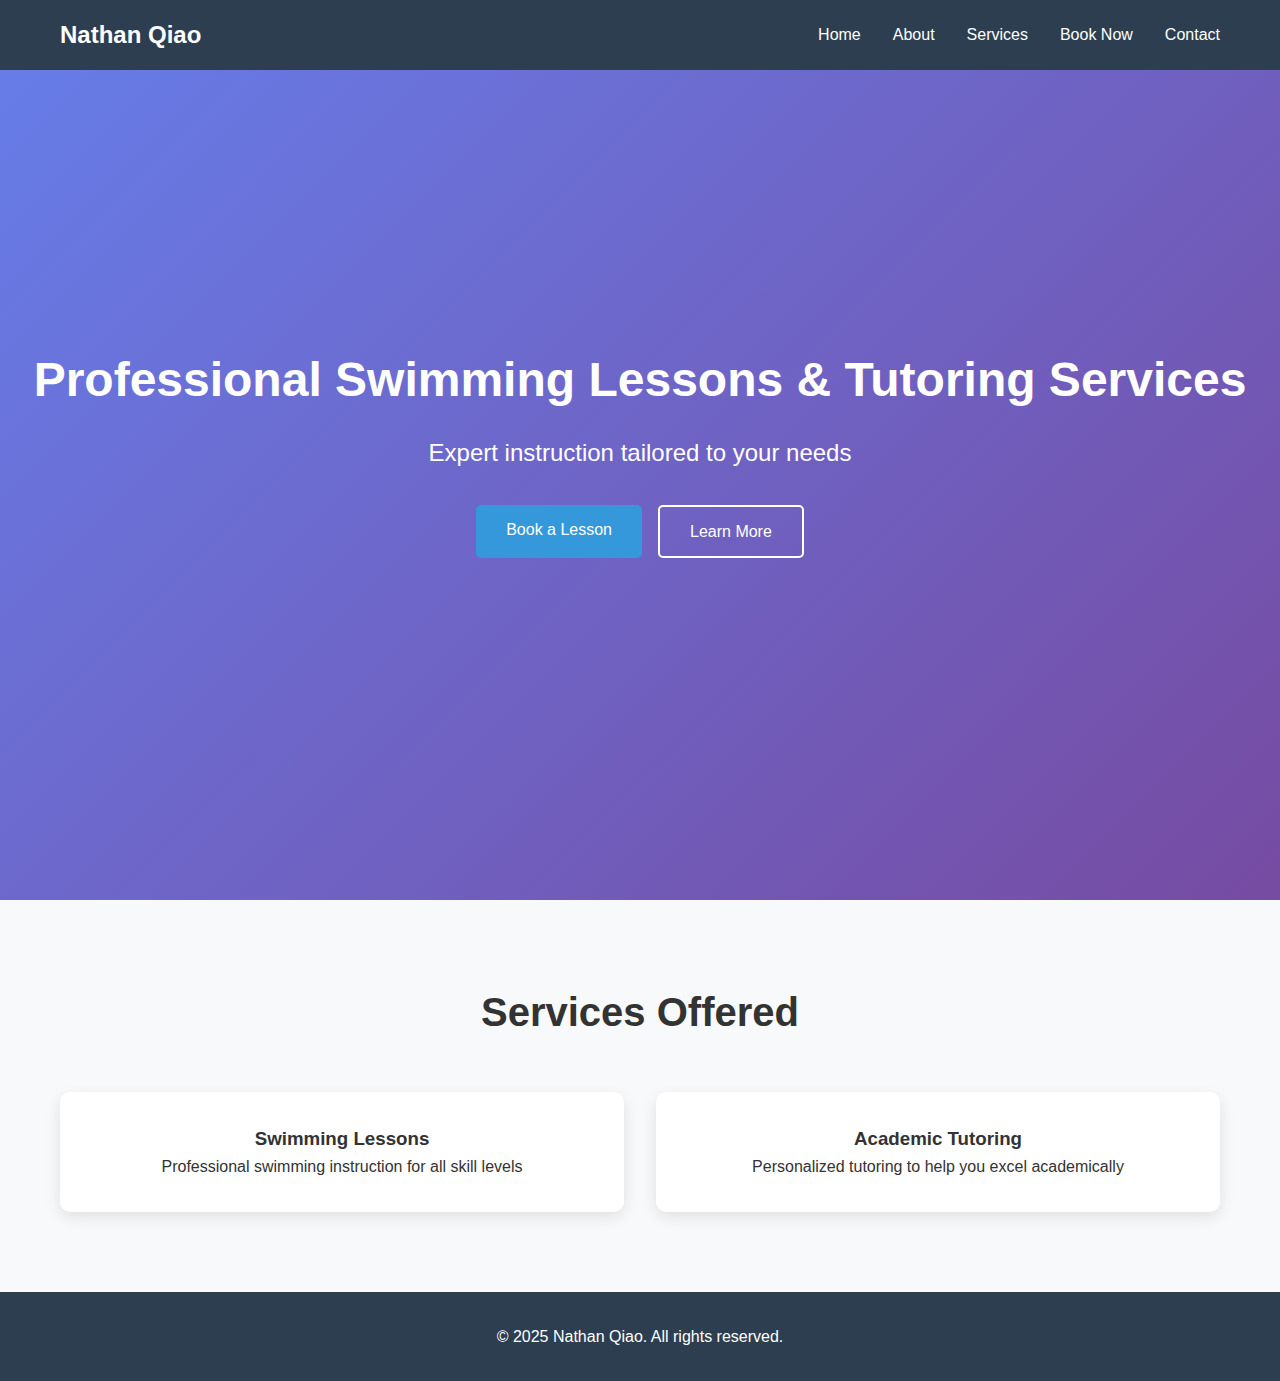
<file: index.html>
<!DOCTYPE html>
<html lang="en">
<head>
    <meta charset="UTF-8">
    <meta name="viewport" content="width=device-width, initial-scale=1.0">
    <title>Professional Services - Swimming & Tutoring</title>
    <link rel="stylesheet" href="css/style.css">
</head>
<body>
    <header>
        <nav class="navbar">
            <div class="nav-container">
                <div class="logo">
                    <h2>Nathan Qiao</h2>
                </div>
                <ul class="nav-menu">
                    <li><a href="index.html">Home</a></li>
                    <li><a href="about.html">About</a></li>
                    <li><a href="services.html">Services</a></li>
                    <li><a href="booking.html">Book Now</a></li>
                    <li><a href="contact.html">Contact</a></li>
                </ul>
            </div>
        </nav>
    </header>

    <main>
        <section class="hero">
            <div class="hero-content">
                <h1>Professional Swimming Lessons & Tutoring Services</h1>
                <p>Expert instruction tailored to your needs</p>
                <div class="cta-buttons">
                    <a href="booking.html" class="btn btn-primary">Book a Lesson</a>
                    <a href="about.html" class="btn btn-secondary">Learn More</a>
                </div>
            </div>
        </section>

        <section class="services-preview">
            <div class="container">
                <h2>Services Offered</h2>
                <div class="services-grid">
                    <div class="service-card">
                        <h3>Swimming Lessons</h3>
                        <p>Professional swimming instruction for all skill levels</p>
                    </div>
                    <div class="service-card">
                        <h3>Academic Tutoring</h3>
                        <p>Personalized tutoring to help you excel academically</p>
                    </div>
                </div>
            </div>
        </section>
    </main>

    <footer>
        <div class="container">
            <p>&copy; 2025 Nathan Qiao. All rights reserved.</p>
        </div>
    </footer>

    <script src="js/main.js"></script>
</body>
</html>
</file>
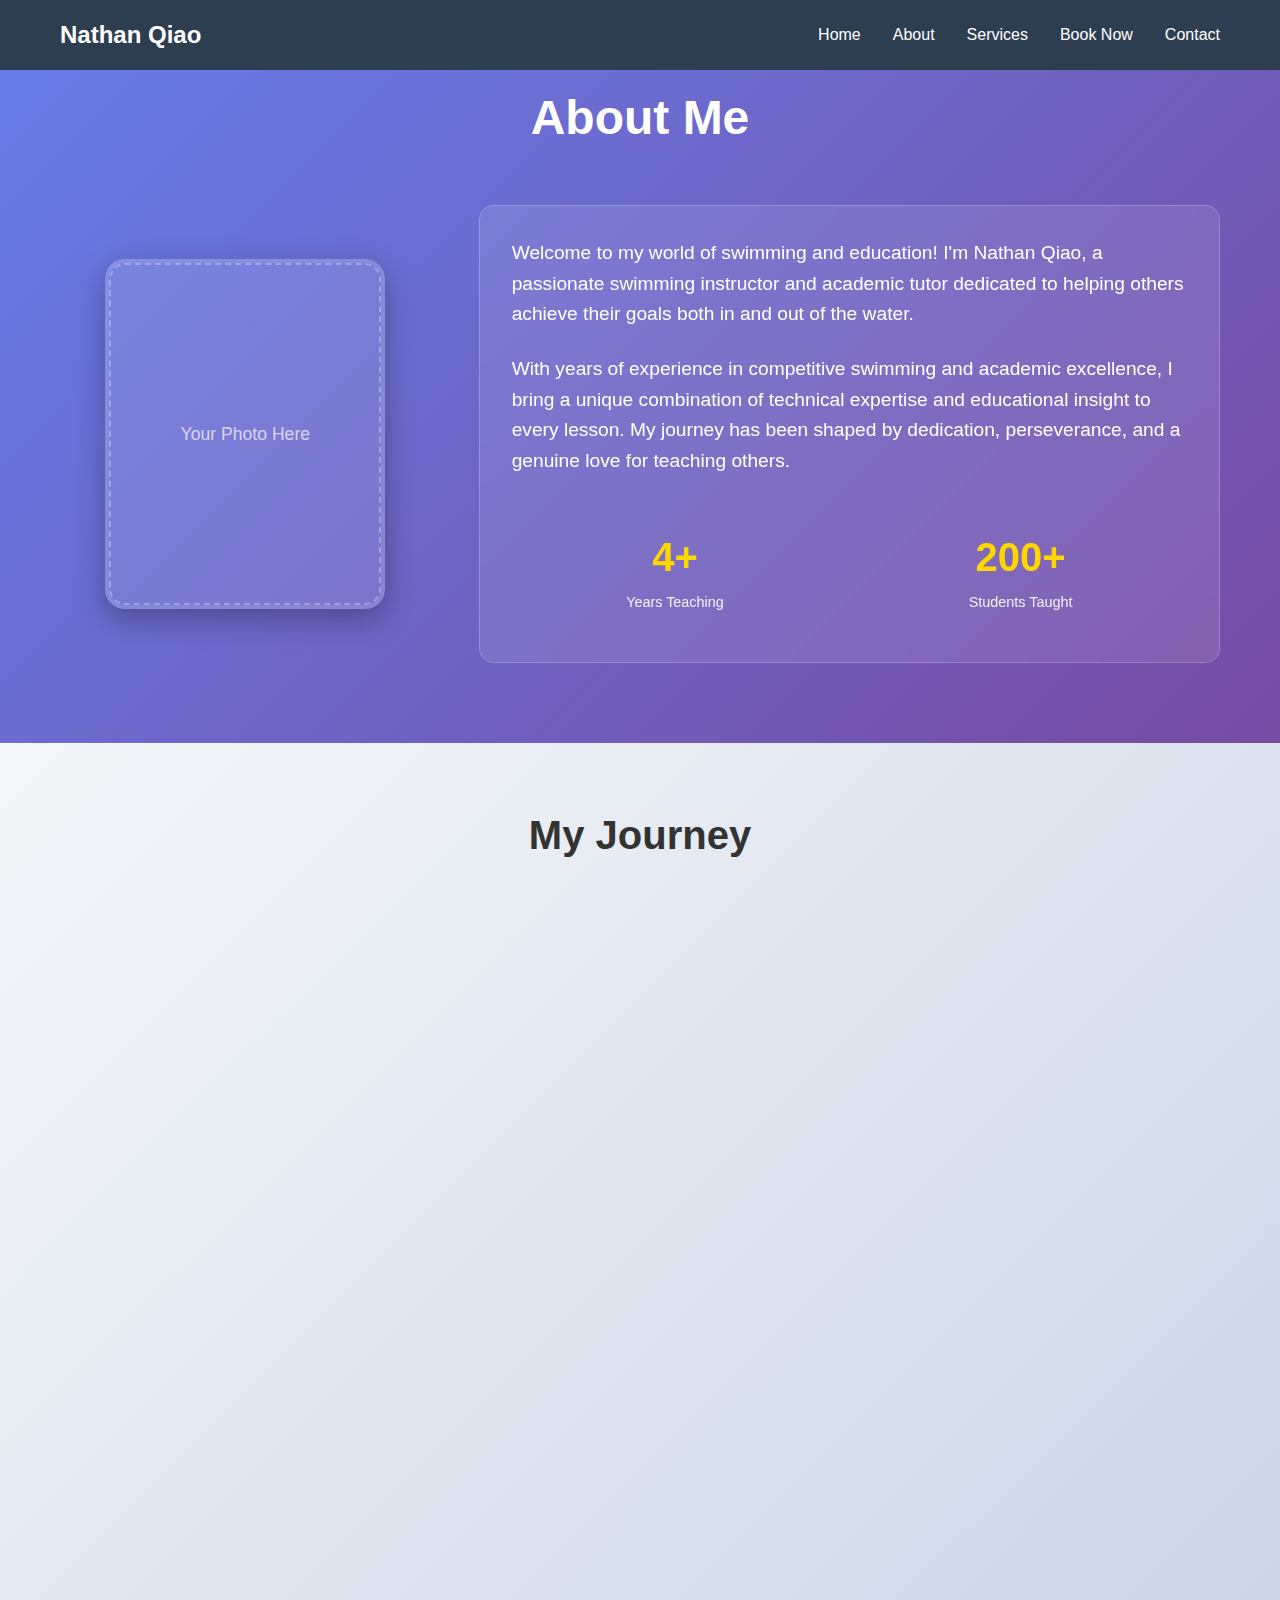
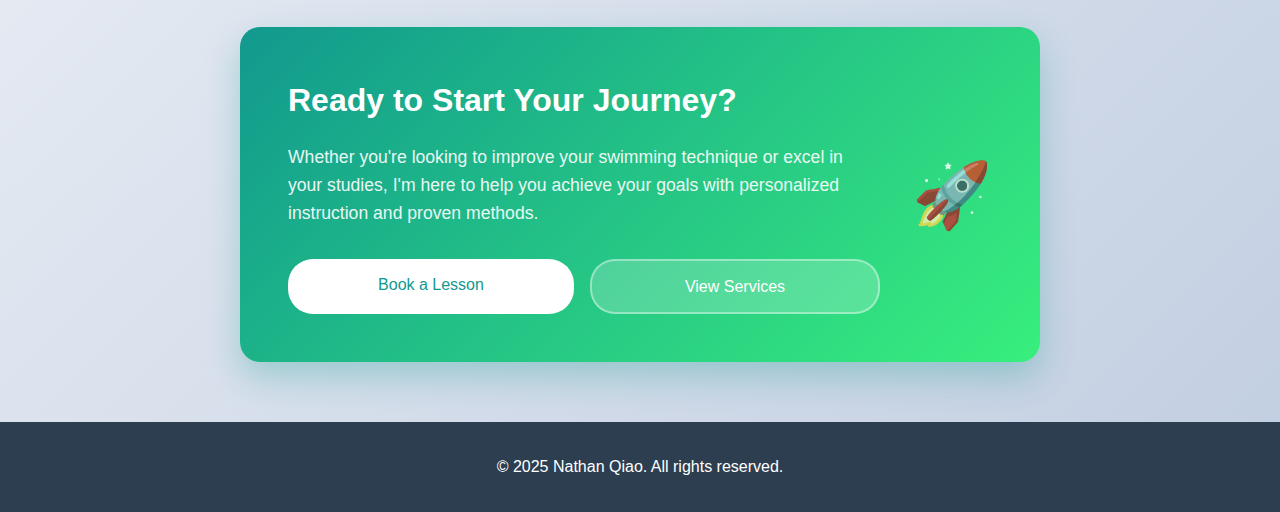
<file: about.html>
<!DOCTYPE html>
<html lang="en">
<head>
    <meta charset="UTF-8">
    <meta name="viewport" content="width=device-width, initial-scale=1.0">
    <title>About - Nathan Qiao</title>
    <link rel="stylesheet" href="css/style.css">
    <link rel="stylesheet" href="css/about.css">
</head>
<body>
    <header>
        <nav class="navbar">
            <div class="nav-container">
                <div class="logo">
                    <h2>Nathan Qiao</h2>
                </div>
                <ul class="nav-menu">
                    <li><a href="index.html">Home</a></li>
                    <li><a href="about.html">About</a></li>
                    <li><a href="services.html">Services</a></li>
                    <li><a href="booking.html">Book Now</a></li>
                    <li><a href="contact.html">Contact</a></li>
                </ul>
            </div>
        </nav>
    </header>

    <main>
        <section class="about-hero">
            <div class="container">
                <div class="about-content">
                    <h1>About Me</h1>
                    <div class="about-layout">
                        <div class="image-container">
                            <div class="profile-image">
                                <!-- Add your image here: <img src="images/nathan-profile.jpg" alt="Nathan Qiao"> -->
                                <div class="image-placeholder">
                                    <span>Your Photo Here</span>
                                </div>
                            </div>
                        </div>
                        <div class="summary-card">
                            <p class="intro">
                                Welcome to my world of swimming and education! I'm Nathan Qiao, a passionate swimming instructor and academic tutor dedicated to helping others achieve their goals both in and out of the water.
                            </p>
                            <p>
                                With years of experience in competitive swimming and academic excellence, I bring a unique combination of technical expertise and educational insight to every lesson. My journey has been shaped by dedication, perseverance, and a genuine love for teaching others.
                            </p>
                            <div class="stats">
                                <div class="stat">
                                    <span class="number">4+</span>
                                    <span class="label">Years Teaching</span>
                                </div>
                                <div class="stat">
                                    <span class="number">200+</span>
                                    <span class="label">Students Taught</span>
                                </div>
                            </div>
                        </div>
                    </div>
                </div>
            </div>
        </section>

        <section class="timeline-section">
            <div class="container">
                <h2>My Journey</h2>
                <div class="journey-grid">
                    <div class="journey-card" data-year="2016">
                        <div class="card-header">
                            <span class="year-badge">2016</span>
                            <h3>Started Swimming</h3>
                            <div class="card-icon">🏊‍♂️</div>
                        </div>
                        <p class="preview">Discovered my passion for competitive swimming and began developing the technical skills and discipline that would shape the knowledge for my teachings.</p>
                        <div class="expanded-content">
                            <p>Joined my first competitive swim team at age 12 as a way to train to become a Lifeguard and Swim Instructor. As a young boy I was fascinated with lifesaving and the techniques involved as I progressed through all the swimming levels offered by the City of Burlington aquatics. Over the years, I mastered all four competitive strokes - freestyle, backstroke, breaststroke, and butterfly. I also became proficient in various water skills such as diving, flip turns, treading water and rescues. My experience competing at regional levels and with my high school gave me insights into performance psychology, goal setting, and the mental aspects of swimming that I now share with my students to help them overcome challenges and build confidence in the water.</p>
                            <div class="highlights">
                                <span class="highlight">All 4 Strokes</span>
                                <span class="highlight">Regional Competitions</span>
                                <span class="highlight">Technical Foundation</span>
                            </div>
                        </div>
                        <button class="expand-btn">Learn More</button>
                    </div>

                    <div class="journey-card" data-year="2016-scouts">
                        <div class="card-header">
                            <span class="year-badge">2016</span>
                            <h3>Scouts Canada</h3>
                            <div class="card-icon">🏕️</div>
                        </div>
                        <p class="preview">Developed leadership skills and outdoor expertise through Scouts Canada, progressing from Cub to Chief Scout and eventually representing Canada at the World Scout Jamboree.</p>
                        <div class="expanded-content">
                            <p>Joined Scouts Canada as a Cub at age 10 with the 13th Burlington Group, quickly embracing its core values of community, honesty, resourcefulness, and compassion. The motto "Do Your Best" became a personal philosophy that still guides me today. Over the years, Scouting shaped my leadership and teamwork skills through outdoor adventures and service projects. At 13, I became our group's Chief Scout, leading camps and initiatives while earning the Chief Scout's Award—the highest youth recognition at the Scout level. In Ventures, I stepped into a more strategic leadership role as Vice President and later President, organizing weekly meetings, planning events, and helping the group run smoothly. I also began mentoring younger Scouts—leading camps and passing down the same outdoor and leadership skills that had shaped my own journey. Supporting the next generation became one of the most rewarding parts of my time in Scouting. One of the highlights of my Scouting journey came in the summer of 2023, when I represented Canada at the World Scout Jamboree in South Korea. Joining thousands of youth from around the globe, I experienced an incredible exchange of cultures, ideas, and adventure. It was a once-in-a-lifetime opportunity that deepened my connection to the global Scouting community and reminded me how powerful shared values and teamwork can be—no matter where you're from.</p>
                            <div class="highlights">
                                <span class="highlight">Chief Scout Award</span>
                                <span class="highlight">Leadership Roles</span>
                                <span class="highlight">World Scout Jamboree</span>
                            </div>
                        </div>
                        <button class="expand-btn">Learn More</button>
                    </div>

                    <div class="journey-card" data-year="2022">
                        <div class="card-header">
                            <span class="year-badge">2021</span>
                            <h3>Job Experience</h3>
                            <div class="card-icon">💼</div>
                        </div>
                        <p class="preview">Earned National Lifeguard and multiple instructor certifications and began professional swimming instruction at Goldfish Swim School and with the City of Burlington.</p>
                        <div class="expanded-content">
                            <p>In 2021, I earned my National Lifeguard certification from the Lifesaving Society and began working at Goldfish Swim School in Burlington. Drawing on my Scouts Canada experience, I helped toddlers and shy beginners feel comfortable and confident in the water. I also coached the Goldfish Swim Team, applying my competitive swimming background to strengthen technique, endurance, and speed in a performance-focused setting. Beyond instruction, I contributed to curriculum development by evaluating both swimmers and fellow instructors to help improve overall program quality. At the same time, I joined the City of Burlington as an Instructor Guard, having earned additional certifications in Lifesaving, Emergency First Aid with CPR-B, and Swim Instruction. Here, my focus shifted more toward water safety and drowning prevention, with a special emphasis on adult learners and the Junior Lifeguard Club. Teaching adults with limited swim experience and goals sharpened my communication skills and taught me to adapt my approach to varied learning styles. With the Junior Lifeguard Club, I mentored aspiring teens by running drills in swimming, first aid, rescues, and underwater skills. I also shared my personal experience as a working lifeguard, giving them practical insights into real-world responsibilities and the mindset required to handle high-pressure situations. Balancing roles at both Goldfish and the City of Burlington gave me wide-ranging experience in teaching across ages, skill levels, and goals—solidifying my strengths in instruction, mentorship, and aquatic leadership.</p>
                            <div class="highlights">
                                <span class="highlight">National Lifeguard</span>
                                <span class="highlight">Goldfish Swim School</span>
                                <span class="highlight">City of Burlington</span>
                            </div>
                        </div>
                        <button class="expand-btn">Learn More</button>
                    </div>

                    <div class="journey-card" data-year="2023">
                        <div class="card-header">
                            <span class="year-badge">2023</span>
                            <h3>Starting University at Western</h3>
                            <div class="card-icon">🎓</div>
                        </div>
                        <p class="preview">Began my Engineering journey at Western University, specializing in Mechanical and AI Systems while developing leadership skills as a Residence Don.</p>
                        <div class="expanded-content">
                            <p>In September 2023, I began my Engineering journey at the University of Western Ontario in London. Like many students stepping into a rigorous program, I felt unsure wondering if this was the right fit and whether I could rise to the challenge. First year was a mix of adjustment and discovery. From moving away from home and living independently for the first time, to navigating labs, tutorials, quizzes, and exams, every part of the experience was new. But through the uncertainty, I leaned on my resilience, curiosity, and work ethic. The very qualities I had developed through years of leadership and teaching. I embraced opportunities to connect with others, joined campus clubs, and pushed through the steep learning curve that comes with a demanding academic environment. By the end of the year, I successfully completed my foundational courses and chose to specialize in Mechanical and AI Systems Engineering, excited by the intersection of physical systems and intelligent design. Inspired by the guidance and support I received from my own Residence Don in first year, I applied for the position myself and was selected to serve during my second year. Leading a floor of first-year engineering students was both a challenge and a privilege. As a Don, I became a mentor offering academic support, helping students adapt to the demands of university life, and fostering a community where new students could feel connected. It was a way for me to pay forward the mentorship I had received, while growing as a leader and communicator in a whole new environment.</p>
                            <div class="highlights">
                                <span class="highlight">Engineering Program</span>
                                <span class="highlight">Mechanical & AI Systems</span>
                                <span class="highlight">Campus Leadership</span>
                            </div>
                        </div>
                        <button class="expand-btn">Learn More</button>
                    </div>

                    <div class="journey-card" data-year="2024">
                        <div class="card-header">
                            <span class="year-badge">2024</span>
                            <h3>UC Berkeley Exchange</h3>
                            <div class="card-icon">🌟</div>
                        </div>
                        <p class="preview">Studied abroad at UC Berkeley, experiencing world-class education and diverse teaching methodologies that enriched my instructional approach.</p>
                        <div class="expanded-content">
                            <p>Participated in an exchange program at UC Berkeley, one of the world's top universities. This experience exposed me to innovative teaching methods and diverse learning styles, which I now incorporate into my own instruction.</p>
                            <div class="highlights">
                                <span class="highlight">International Experience</span>
                                <span class="highlight">Teaching Methods</span>
                                <span class="highlight">Cultural Diversity</span>
                            </div>
                        </div>
                        <button class="expand-btn">Learn More</button>
                    </div>

                    <div class="journey-card" data-year="2025">
                        <div class="card-header">
                            <span class="year-badge current">2025</span>
                            <h3>Residence Don at Western</h3>
                            <div class="card-icon">🏠</div>
                        </div>
                        <p class="preview">Serving as a Residence Don, mentoring university students and developing advanced leadership skills while balancing academic and professional responsibilities.</p>
                        <div class="expanded-content">
                            <p>Currently working as a Residence Don at Western University, where I mentor students, organize programs, and provide support during their university transition. This role has strengthened my ability to connect with students and understand their unique challenges.</p>
                            <div class="highlights">
                                <span class="highlight">Student Mentoring</span>
                                <span class="highlight">Program Leadership</span>
                                <span class="highlight">Support Systems</span>
                            </div>
                        </div>
                        <button class="expand-btn">Learn More</button>
                    </div>
                </div>
                
                <div class="cta-section">
                    <div class="cta-card-large">
                        <div class="cta-content">
                            <h3>Ready to Start Your Journey?</h3>
                            <p>Whether you're looking to improve your swimming technique or excel in your studies, I'm here to help you achieve your goals with personalized instruction and proven methods.</p>
                            <div class="cta-buttons">
                                <a href="booking.html" class="btn btn-primary">Book a Lesson</a>
                                <a href="services.html" class="btn btn-secondary">View Services</a>
                            </div>
                        </div>
                        <div class="cta-icon">🚀</div>
                    </div>
                </div>
            </div>
        </section>
        
        <!-- Modal for expanded journey content -->
        <div id="journeyModal" class="modal">
            <div class="modal-content">
                <div class="modal-header">
                    <h2 id="modalTitle"></h2>
                    <span class="close-btn">&times;</span>
                </div>
                <div class="modal-body">
                    <div class="modal-layout">
                        <div class="modal-text">
                            <div class="modal-year-badge">
                                <span id="modalYear"></span>
                            </div>
                            <div id="modalDescription"></div>
                            <div id="modalHighlights" class="modal-highlights"></div>
                        </div>
                        <div class="modal-image">
                            <div class="image-placeholder">
                                <span>Image Coming Soon</span>
                            </div>
                            <div class="image-caption">
                                <span id="imageCaption">Photo will be added soon</span>
                            </div>
                        </div>
                    </div>
                    <div class="modal-navigation">
                        <button id="prevBtn" class="nav-btn prev-btn">
                            <span class="nav-arrow">←</span>
                            <span class="nav-text">Previous</span>
                        </button>
                        <button id="nextBtn" class="nav-btn next-btn">
                            <span class="nav-text" id="nextBtnText">Next</span>
                            <span class="nav-arrow">→</span>
                        </button>
                    </div>
                </div>
            </div>
        </div>
    </main>

    <footer>
        <div class="container">
            <p>&copy; 2025 Nathan Qiao. All rights reserved.</p>
        </div>
    </footer>

    <script src="js/main.js"></script>
    <script src="js/timeline.js"></script>
</body>
</html>
</file>
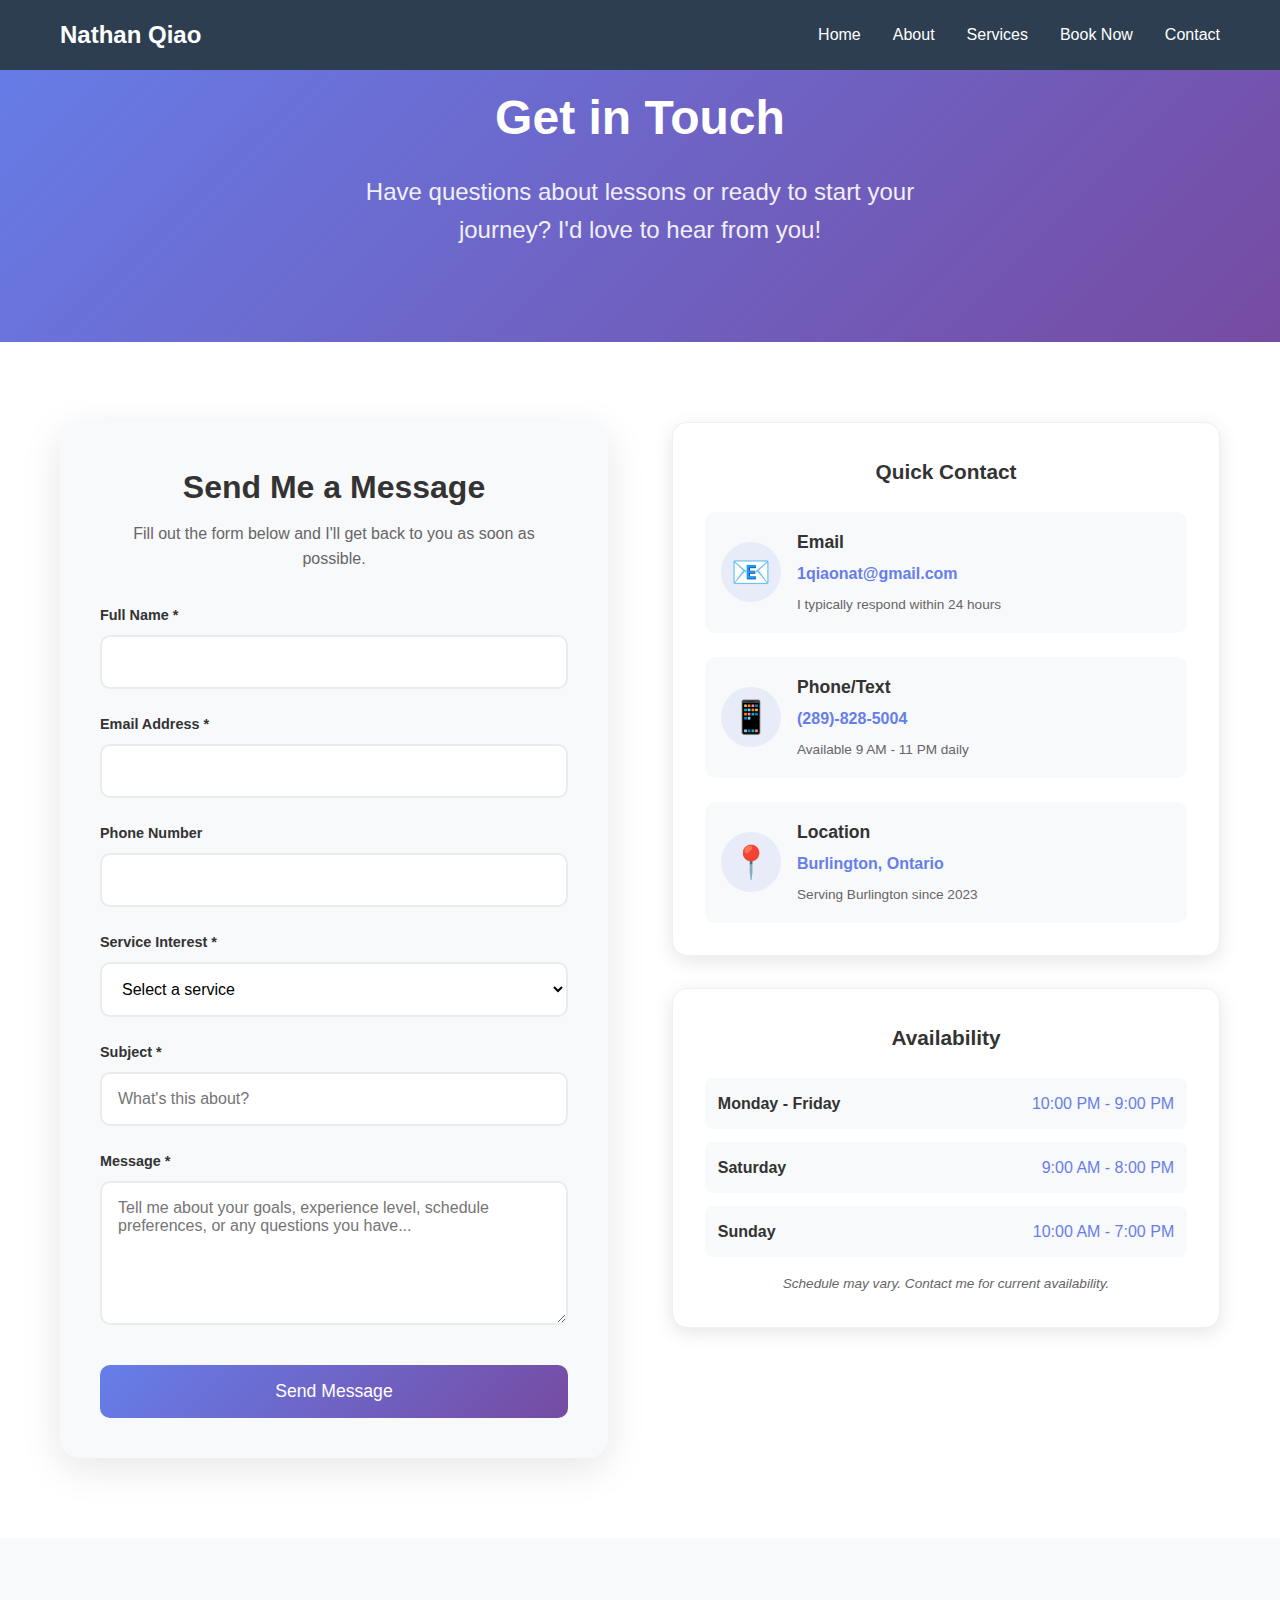
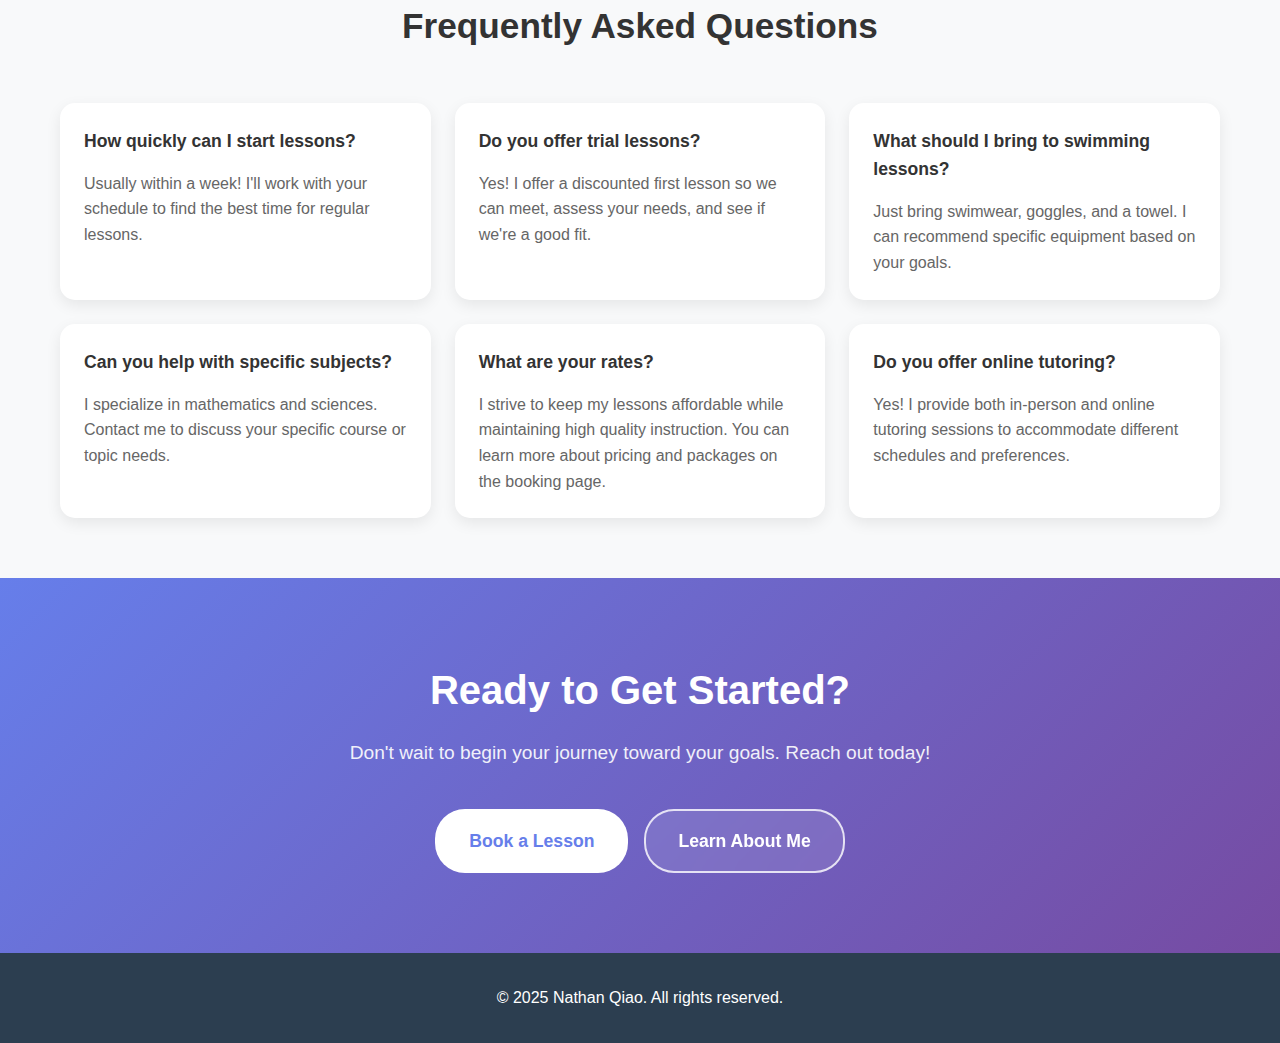
<file: contact.html>
<!DOCTYPE html>
<html lang="en">
<head>
    <meta charset="UTF-8">
    <meta name="viewport" content="width=device-width, initial-scale=1.0">
    <title>Contact - Nathan Qiao</title>
    
    <link rel="stylesheet" href="css/style.css">
    <link rel="stylesheet" href="css/contact.css">
    <script src="js/security-core.js"></script>
    <script src="js/input-validator.js"></script>
</head>
<body>
    <header>
        <nav class="navbar">
            <div class="nav-container">
                <div class="logo">
                    <h2>Nathan Qiao</h2>
                </div>
                <ul class="nav-menu">
                    <li><a href="index.html">Home</a></li>
                    <li><a href="about.html">About</a></li>
                    <li><a href="services.html">Services</a></li>
                    <li><a href="booking.html">Book Now</a></li>
                    <li><a href="contact.html">Contact</a></li>
                </ul>
            </div>
        </nav>
    </header>

    <main>
        <section class="contact-hero">
            <div class="container">
                <div class="hero-content">
                    <h1>Get in Touch</h1>
                    <p class="hero-subtitle">Have questions about lessons or ready to start your journey? I'd love to hear from you!</p>
                </div>
            </div>
        </section>

        <section class="contact-section">
            <div class="container">
                <div class="contact-layout">
                    <div class="contact-form-container">
                        <div class="form-header">
                            <h2>Send Me a Message</h2>
                            <p>Fill out the form below and I'll get back to you as soon as possible.</p>
                        </div>
                        <form class="contact-form" id="contactForm" data-action="aHR0cHM6Ly9mb3Jtc3ByZWUuaW8vZi9tZGt6bGRwYQ==" method="POST" novalidate>
                            <!-- Basic CSRF Protection -->
                            <input type="hidden" name="_token" id="csrfToken" value="">
                            
                            <div class="form-group">
                                <label for="name">Full Name *</label>
                                <input type="text" id="name" name="name" required maxlength="100" autocomplete="name">
                            </div>
                            <div class="form-group">
                                <label for="email">Email Address *</label>
                                <input type="email" id="email" name="email" required maxlength="254" autocomplete="email">
                            </div>
                            <div class="form-group">
                                <label for="phone">Phone Number</label>
                                <input type="tel" id="phone" name="phone" maxlength="20" autocomplete="tel">
                            </div>
                            <div class="form-group">
                                <label for="service">Service Interest *</label>
                                <select id="service" name="service" required>
                                    <option value="">Select a service</option>
                                    <option value="swimming">Swimming Lessons</option>
                                    <option value="tutoring">Academic Tutoring</option>
                                    <option value="both">Both Services</option>
                                    <option value="other">Other/General Inquiry</option>
                                </select>
                            </div>
                            <div class="form-group">
                                <label for="subject">Subject *</label>
                                <input type="text" id="subject" name="subject" required maxlength="200" placeholder="What's this about?">
                            </div>
                            <!-- Basic honeypot field -->
                            <div style="position: absolute; left: -9999px;">
                                <input type="text" name="website" tabindex="-1" autocomplete="off">
                            </div>
                            <div class="form-group">
                                <label for="message">Message *</label>
                                <textarea id="message" name="message" rows="6" required maxlength="2000" placeholder="Tell me about your goals, experience level, schedule preferences, or any questions you have..."></textarea>
                            </div>
                            
                            <button type="submit" class="btn btn-primary" id="submitBtn">Send Message</button>
                        </form>
                        <div id="formMessages" class="form-messages">
                            <!-- Success or error messages will be displayed here -->
                        </div>
                    </div>

                    <div class="contact-info">
                        <div class="contact-card">
                            <h3>Quick Contact</h3>
                            <div class="contact-methods">
                                <div class="contact-method">
                                    <div class="method-icon">📧</div>
                                    <div class="method-details">
                                        <h4>Email</h4>
                                        <p id="emailContact">Loading...</p>
                                        <small>I typically respond within 24 hours</small>
                                    </div>
                                </div>
                                <div class="contact-method">
                                    <div class="method-icon">📱</div>
                                    <div class="method-details">
                                        <h4>Phone/Text</h4>
                                        <p id="phoneContact">Loading...</p>
                                        <small>Available 9 AM - 11 PM daily</small>
                                    </div>
                                </div>
                                <div class="contact-method">
                                    <div class="method-icon">📍</div>
                                    <div class="method-details">
                                        <h4>Location</h4>
                                        <p>Burlington, Ontario</p>
                                        <small>Serving Burlington since 2023</small>
                                    </div>
                                </div>
                            </div>
                        </div>

                        <div class="availability-card">
                            <h3>Availability</h3>
                            <div class="schedule">
                                <div class="schedule-item">
                                    <span class="day">Monday - Friday</span>
                                    <span class="time">10:00 PM - 9:00 PM</span>
                                </div>
                                <div class="schedule-item">
                                    <span class="day">Saturday</span>
                                    <span class="time">9:00 AM - 8:00 PM</span>
                                </div>
                                <div class="schedule-item">
                                    <span class="day">Sunday</span>
                                    <span class="time">10:00 AM - 7:00 PM</span>
                                </div>
                            </div>
                            <p class="schedule-note">Schedule may vary. Contact me for current availability.</p>
                        </div>
                    </div>
                </div>
            </div>
        </section>

        <section class="faq-contact">
            <div class="container">
                <h2>Frequently Asked Questions</h2>
                <div class="faq-grid">
                    <div class="faq-item">
                        <h3>How quickly can I start lessons?</h3>
                        <p>Usually within a week! I'll work with your schedule to find the best time for regular lessons.</p>
                    </div>
                    <div class="faq-item">
                        <h3>Do you offer trial lessons?</h3>
                        <p>Yes! I offer a discounted first lesson so we can meet, assess your needs, and see if we're a good fit.</p>
                    </div>
                    <div class="faq-item">
                        <h3>What should I bring to swimming lessons?</h3>
                        <p>Just bring swimwear, goggles, and a towel. I can recommend specific equipment based on your goals.</p>
                    </div>
                    <div class="faq-item">
                        <h3>Can you help with specific subjects?</h3>
                        <p>I specialize in mathematics and sciences. Contact me to discuss your specific course or topic needs.</p>
                    </div>
                    <div class="faq-item">
                        <h3>What are your rates?</h3>
                        <p>I strive to keep my lessons affordable while maintaining high quality instruction. You can learn more about pricing and packages on the booking page.</p>
                    </div>
                    <div class="faq-item">
                        <h3>Do you offer online tutoring?</h3>
                        <p>Yes! I provide both in-person and online tutoring sessions to accommodate different schedules and preferences.</p>
                    </div>
                </div>
            </div>
        </section>

        <section class="final-cta">
            <div class="container">
                <div class="cta-content">
                    <h2>Ready to Get Started?</h2>
                    <p>Don't wait to begin your journey toward your goals. Reach out today!</p>
                    <div class="cta-buttons">
                        <a href="booking.html" class="btn btn-primary">Book a Lesson</a>
                        <a href="about.html" class="btn btn-secondary">Learn About Me</a>
                    </div>
                </div>
            </div>
        </section>
    </main>

    <footer>
        <div class="container">
            <p>&copy; 2025 Nathan Qiao. All rights reserved.</p>
        </div>
    </footer>
    <script src="js/main.js"></script>
    <script src="js/contact.js"></script>
    <script>
        // Contact information
        document.addEventListener('DOMContentLoaded', function() {
            // Base64 encoded email and phone for basic spam protection
            const email = 'MXFpYW9uYXRAZ21haWwuY29t'; // 1qiaonat@gmail.com
            const phone = 'KDI4OSktODI4LTUwMDQ='; // (289)-828-5004
            
            document.getElementById('emailContact').textContent = atob(email);
            document.getElementById('phoneContact').textContent = atob(phone);
            
            // Set form action
            document.getElementById('contactForm').action = atob(document.getElementById('contactForm').getAttribute('data-action'));
        });
    </script>
</body>
</html>
</file>
<file: css/style.css>
* {
    margin: 0;
    padding: 0;
    box-sizing: border-box;
}

body {
    font-family: 'Arial', sans-serif;
    line-height: 1.6;
    color: #333;
}

.container {
    max-width: 1200px;
    margin: 0 auto;
    padding: 0 20px;
}

/* Navigation */
.navbar {
    background: #2c3e50;
    padding: 1rem 0;
    position: fixed;
    width: 100%;
    top: 0;
    z-index: 1000;
}

.nav-container {
    max-width: 1200px;
    margin: 0 auto;
    padding: 0 20px;
    display: flex;
    justify-content: space-between;
    align-items: center;
}

.logo h2 {
    color: white;
}

.nav-menu {
    display: flex;
    list-style: none;
    gap: 2rem;
}

.nav-menu a {
    color: white;
    text-decoration: none;
    transition: color 0.3s;
}

.nav-menu a:hover {
    color: #3498db;
}

/* Hero Section */
.hero {
    background: linear-gradient(135deg, #667eea 0%, #764ba2 100%);
    height: 100vh;
    display: flex;
    align-items: center;
    justify-content: center;
    text-align: center;
    color: white;
}

.hero-content h1 {
    font-size: 3rem;
    margin-bottom: 1rem;
}

.hero-content p {
    font-size: 1.5rem;
    margin-bottom: 2rem;
}

.cta-buttons {
    display: flex;
    gap: 1rem;
    justify-content: center;
}

.btn {
    padding: 12px 30px;
    text-decoration: none;
    border-radius: 5px;
    transition: transform 0.3s;
}

.btn-primary {
    background: #3498db;
    color: white;
}

.btn-secondary {
    background: transparent;
    color: white;
    border: 2px solid white;
}

.btn:hover {
    transform: translateY(-2px);
}

/* Services Preview */
.services-preview {
    padding: 80px 0;
    background: #f8f9fa;
}

.services-preview h2 {
    text-align: center;
    margin-bottom: 3rem;
    font-size: 2.5rem;
}

.services-grid {
    display: grid;
    grid-template-columns: repeat(auto-fit, minmax(300px, 1fr));
    gap: 2rem;
}

.service-card {
    background: white;
    padding: 2rem;
    border-radius: 10px;
    box-shadow: 0 5px 15px rgba(0,0,0,0.1);
    text-align: center;
    transition: transform 0.3s;
}

.service-card:hover {
    transform: translateY(-5px);
}

/* Footer */
footer {
    background: #2c3e50;
    color: white;
    text-align: center;
    padding: 2rem 0;
}

/* Responsive */
@media (max-width: 768px) {
    .nav-menu {
        flex-direction: column;
        gap: 1rem;
    }
    
    .hero-content h1 {
        font-size: 2rem;
    }
    
    .cta-buttons {
        flex-direction: column;
        align-items: center;
    }
}
</file>
<file: css/about.css>
.about-hero {
    background: linear-gradient(135deg, #667eea 0%, #764ba2 100%);
    color: white;
    padding: 80px 0;
    min-height: 70vh;
    display: flex;
    align-items: center;
}

.about-content h1 {
    font-size: 3rem;
    margin-bottom: 3rem;
    text-align: center;
}

.about-layout {
    display: grid;
    grid-template-columns: 1fr 2fr;
    gap: 3rem;
    align-items: center;
}

.summary-card {
    background: rgba(255, 255, 255, 0.1);
    backdrop-filter: blur(10px);
    border-radius: 15px;
    padding: 2rem;
    border: 1px solid rgba(255, 255, 255, 0.2);
}

.summary-card .intro {
    font-size: 1.2rem;
    margin-bottom: 1.5rem;
    font-weight: 500;
}

.summary-card p {
    font-size: 1.2rem;
    line-height: 1.6;
    margin-bottom: 1.5rem;
    font-weight: 400;
}

.summary-card p:last-of-type {
    margin-bottom: 2rem;
}

.stats {
    display: flex;
    justify-content: space-around;
    margin-top: 2rem;
    flex-wrap: wrap;
    gap: 1rem;
}

.stat {
    text-align: center;
    padding: 1rem;
}

.stat .number {
    display: block;
    font-size: 2.5rem;
    font-weight: bold;
    color: #ffd700;
}

.stat .label {
    font-size: 0.9rem;
    opacity: 0.9;
}

.image-container {
    display: flex;
    justify-content: center;
    align-items: center;
}

.profile-image {
    width: 280px;
    height: 350px;
    border-radius: 20px;
    overflow: hidden;
    box-shadow: 0 10px 30px rgba(0, 0, 0, 0.3);
    border: 4px solid rgba(255, 255, 255, 0.2);
}

.profile-image img {
    width: 100%;
    height: 100%;
    object-fit: cover;
}

.image-placeholder {
    width: 100%;
    height: 100%;
    background: rgba(255, 255, 255, 0.1);
    display: flex;
    align-items: center;
    justify-content: center;
    border: 2px dashed rgba(255, 255, 255, 0.3);
    border-radius: 16px;
}

.image-placeholder span {
    color: rgba(255, 255, 255, 0.7);
    font-size: 1.1rem;
    text-align: center;
}

.timeline-section {
    padding: 60px 0;
    background: linear-gradient(135deg, #f5f7fa 0%, #c3cfe2 100%);
}

.timeline-section h2 {
    text-align: center;
    font-size: 2.5rem;
    margin-bottom: 3rem;
    color: #333;
}

.journey-grid {
    display: grid;
    grid-template-columns: repeat(auto-fit, minmax(320px, 1fr));
    gap: 1.5rem;
    max-width: 1200px;
    margin: 0 auto;
}

.journey-card {
    background: white;
    border-radius: 15px;
    padding: 1.5rem;
    box-shadow: 0 5px 20px rgba(0, 0, 0, 0.1);
    transition: all 0.3s ease;
    position: relative;
    overflow: hidden;
    opacity: 0;
    transform: translateY(30px);
    animation: fadeInUp 0.6s ease forwards;
    display: flex;
    flex-direction: column;
    min-height: 320px;
}

.journey-card:nth-child(1) { animation-delay: 0.1s; }
.journey-card:nth-child(2) { animation-delay: 0.2s; }
.journey-card:nth-child(3) { animation-delay: 0.3s; }
.journey-card:nth-child(4) { animation-delay: 0.4s; }
.journey-card:nth-child(5) { animation-delay: 0.5s; }
.journey-card:nth-child(6) { animation-delay: 0.6s; }

@keyframes fadeInUp {
    to {
        opacity: 1;
        transform: translateY(0);
    }
}

.journey-card:hover {
    transform: translateY(-10px);
    box-shadow: 0 15px 35px rgba(0, 0, 0, 0.15);
}

.journey-card.featured {
    background: white;
    color: #333;
    border: 3px solid #667eea;
}

.journey-card.featured .preview {
    color: #666;
}

.journey-card.featured .card-icon {
    background: rgba(102, 126, 234, 0.1);
}

.journey-card.featured .highlight {
    background: #667eea;
    color: white;
}

.journey-card.featured .expand-btn {
    background: linear-gradient(135deg, #667eea, #764ba2);
    color: white;
}

.journey-card.featured .expanded-content {
    color: #555;
}

.journey-card.cta-card {
    background: linear-gradient(135deg, #11998e, #38ef7d);
    color: white;
    text-align: center;
}

.card-header {
    display: flex;
    align-items: center;
    justify-content: space-between;
    margin-bottom: 1rem;
}

.year-badge {
    background: #667eea;
    color: white;
    padding: 0.3rem 0.8rem;
    border-radius: 20px;
    font-size: 0.8rem;
    font-weight: bold;
}

.year-badge.current {
    background: #ffd700;
    color: #333;
}

.card-icon {
    font-size: 1.5rem;
    width: 40px;
    height: 40px;
    display: flex;
    align-items: center;
    justify-content: center;
    background: rgba(102, 126, 234, 0.1);
    border-radius: 50%;
}

.featured .card-icon,
.cta-card .card-icon {
    background: rgba(255, 255, 255, 0.2);
}

.journey-card h3 {
    font-size: 1.1rem;
    margin: 0;
    flex: 1;
    margin-left: 1rem;
    margin-right: 1rem;
}

.journey-card .preview {
    color: #666;
    font-size: 1rem;
    line-height: 1.6;
    margin-bottom: 1rem;
    flex-grow: 1;
    font-weight: 400;
}

.featured .preview,
.cta-card .preview {
    color: rgba(255, 255, 255, 0.9);
}

.expanded-content {
    max-height: 0;
    overflow: hidden;
    transition: max-height 0.4s ease;
    color: #555;
    font-size: 0.9rem;
    line-height: 1.5;
}

.expanded-content.expanded {
    max-height: 200px;
    margin-bottom: 1rem;
}

.featured .expanded-content {
    color: rgba(255, 255, 255, 0.9);
}

.highlights {
    display: flex;
    flex-wrap: wrap;
    gap: 0.5rem;
    margin-top: 1rem;
}

.highlight {
    background: #667eea;
    color: white;
    padding: 0.2rem 0.6rem;
    border-radius: 12px;
    font-size: 0.75rem;
    font-weight: 500;
}

.featured .highlight {
    background: rgba(255, 255, 255, 0.2);
    color: white;
}

.expand-btn {
    background: linear-gradient(135deg, #667eea, #764ba2);
    color: white;
    border: none;
    padding: 0.6rem 1.2rem;
    border-radius: 20px;
    cursor: pointer;
    transition: all 0.3s ease;
    font-size: 0.8rem;
    font-weight: 500;
    width: 100%;
    margin-top: auto;
}

.expand-btn:hover {
    transform: translateY(-2px);
    box-shadow: 0 5px 15px rgba(102, 126, 234, 0.3);
}

.expand-btn.expanded {
    background: linear-gradient(135deg, #ff6b6b, #ee5a24);
}

.featured .expand-btn {
    background: rgba(255, 255, 255, 0.2);
    backdrop-filter: blur(10px);
}

.cta-section {
    margin-top: 3rem;
    display: flex;
    justify-content: center;
}

.cta-card-large {
    background: linear-gradient(135deg, #11998e, #38ef7d);
    color: white;
    border-radius: 20px;
    padding: 3rem;
    max-width: 800px;
    width: 100%;
    display: flex;
    align-items: center;
    gap: 2rem;
    box-shadow: 0 15px 35px rgba(17, 153, 142, 0.3);
    transition: transform 0.3s ease;
}

.cta-card-large:hover {
    transform: translateY(-5px);
}

.cta-content {
    flex: 1;
}

.cta-content h3 {
    font-size: 2rem;
    margin-bottom: 1rem;
    font-weight: 600;
}

.cta-content p {
    font-size: 1.1rem;
    line-height: 1.6;
    margin-bottom: 2rem;
    opacity: 0.9;
}

.cta-icon {
    font-size: 4rem;
    opacity: 0.8;
}

.cta-buttons {
    display: flex;
    gap: 1rem;
    flex-wrap: wrap;
}

.cta-buttons .btn {
    padding: 0.8rem 2rem;
    border-radius: 25px;
    text-decoration: none;
    text-align: center;
    font-weight: 500;
    transition: all 0.3s ease;
    font-size: 1rem;
    flex: 1;
    min-width: 150px;
}

.btn-primary {
    background: white;
    color: #11998e;
}

.btn-primary:hover {
    background: #f8f9fa;
    transform: translateY(-2px);
}

.btn-secondary {
    background: rgba(255, 255, 255, 0.2);
    color: white;
    border: 2px solid rgba(255, 255, 255, 0.4);
}

.btn-secondary:hover {
    background: rgba(255, 255, 255, 0.3);
    transform: translateY(-2px);
}

/* Modal Styles */
.modal {
    display: none;
    position: fixed;
    z-index: 1000;
    left: 0;
    top: 0;
    width: 100%;
    height: 100%;
    background-color: rgba(0, 0, 0, 0.8);
    backdrop-filter: blur(5px);
    animation: fadeIn 0.3s ease;
}

.modal.show {
    display: flex;
    align-items: center;
    justify-content: center;
}

@keyframes fadeIn {
    from { opacity: 0; }
    to { opacity: 1; }
}

.modal-content {
    background: white;
    border-radius: 20px;
    width: 95%;
    max-width: 1200px;
    max-height: 90vh;
    overflow-y: auto;
    position: relative;
    animation: slideUp 0.3s ease;
}

@keyframes slideUp {
    from {
        transform: translateY(50px);
        opacity: 0;
    }
    to {
        transform: translateY(0);
        opacity: 1;
    }
}

.modal-header {
    display: flex;
    justify-content: space-between;
    align-items: center;
    padding: 2rem 2rem 1rem 2rem;
    border-bottom: 1px solid #eee;
}

.modal-header h2 {
    margin: 0;
    color: #333;
    font-size: 1.8rem;
}

.close-btn {
    font-size: 2rem;
    color: #999;
    cursor: pointer;
    transition: color 0.3s ease;
    width: 40px;
    height: 40px;
    display: flex;
    align-items: center;
    justify-content: center;
    border-radius: 50%;
    background: #f5f5f5;
}

.close-btn:hover {
    color: #333;
    background: #e9e9e9;
}

.modal-body {
    padding: 2rem;
}

.modal-layout {
    display: grid;
    grid-template-columns: 2fr 1fr;
    gap: 4rem;
    align-items: start;
}

.modal-text {
    font-size: 1.1rem;
    line-height: 1.7;
    color: #333;
}

.modal-text p {
    margin-bottom: 1.2rem;
    text-align: justify;
    font-weight: 400;
    font-size: 1.1rem;
    line-height: 1.7;
}

.modal-text p:first-child {
    font-size: 1.1rem;
    font-weight: 400;
    color: #333;
    margin-bottom: 1.2rem;
}

.modal-text p:last-child {
    margin-bottom: 2rem;
}

.modal-year-badge {
    margin-bottom: 2rem;
}

.modal-year-badge span {
    background: linear-gradient(135deg, #667eea, #764ba2);
    color: white;
    padding: 0.6rem 1.2rem;
    border-radius: 30px;
    font-size: 1rem;
    font-weight: bold;
    box-shadow: 0 4px 15px rgba(102, 126, 234, 0.3);
}

.modal-highlights {
    margin-top: 2.5rem;
    padding-top: 2rem;
    border-top: 2px solid #f0f0f0;
}

.modal-highlights .highlight {
    background: linear-gradient(135deg, #667eea, #764ba2);
    color: white;
    padding: 0.5rem 1rem;
    border-radius: 20px;
    font-size: 0.9rem;
    font-weight: 500;
    margin: 0.4rem 0.4rem 0.4rem 0;
    display: inline-block;
    box-shadow: 0 2px 8px rgba(102, 126, 234, 0.2);
    transition: transform 0.2s ease;
}

.modal-highlights .highlight:hover {
    transform: translateY(-2px);
}

.modal-image {
    display: flex;
    flex-direction: column;
    align-items: center;
    justify-content: flex-start;
    padding-top: 1rem;
}

.modal-image .image-placeholder {
    width: 100%;
    height: 350px;
    background: linear-gradient(135deg, #f8f9fa, #e9ecef);
    border: 2px dashed #dee2e6;
    border-radius: 20px;
    display: flex;
    align-items: center;
    justify-content: center;
    color: #6c757d;
    font-size: 1.1rem;
    font-weight: 500;
    font-family: inherit;
}

.modal-image img {
    width: 100%;
    height: 350px;
    object-fit: cover;
    border-radius: 20px;
    box-shadow: 0 10px 30px rgba(0, 0, 0, 0.1);
}

.image-caption {
    margin-top: 1rem;
    text-align: center;
    font-size: 0.9rem;
    color: #6c757d;
    font-style: italic;
    font-family: inherit;
    line-height: 1.4;
}

.modal-navigation {
    display: flex;
    justify-content: space-between;
    align-items: center;
    margin-top: 3rem;
    padding-top: 2rem;
    border-top: 1px solid #eee;
}

.nav-btn {
    display: flex;
    align-items: center;
    gap: 0.5rem;
    padding: 0.8rem 1.5rem;
    border: none;
    border-radius: 25px;
    font-size: 1rem;
    font-weight: 500;
    cursor: pointer;
    transition: all 0.3s ease;
    min-width: 120px;
}

.prev-btn {
    background: linear-gradient(135deg, #6c757d, #495057);
    color: white;
    justify-content: flex-start;
}

.prev-btn:hover {
    background: linear-gradient(135deg, #5a6268, #3d4043);
    transform: translateX(-3px);
}

.prev-btn:disabled {
    background: #e9ecef;
    color: #6c757d;
    cursor: not-allowed;
    transform: none;
}

.next-btn {
    background: linear-gradient(135deg, #667eea, #764ba2);
    color: white;
    justify-content: flex-end;
}

.next-btn:hover {
    background: linear-gradient(135deg, #5a6fd8, #6a4190);
    transform: translateX(3px);
}

.next-btn.get-started {
    background: linear-gradient(135deg, #11998e, #38ef7d);
}

.next-btn.get-started:hover {
    background: linear-gradient(135deg, #0f8479, #2dd865);
}

.nav-arrow {
    font-size: 1.2rem;
    transition: transform 0.3s ease;
}

.prev-btn:hover .nav-arrow {
    transform: translateX(-3px);
}

.next-btn:hover .nav-arrow {
    transform: translateX(3px);
}

/* Slideshow Styles */
.slideshow-container {
    width: 100%;
    display: flex;
    flex-direction: column;
    align-items: center;
}

.slideshow-wrapper {
    position: relative;
    width: 100%;
    height: 350px;
    border-radius: 20px;
    overflow: hidden;
    box-shadow: 0 10px 30px rgba(0, 0, 0, 0.1);
}

.slide-image-container {
    width: 100%;
    height: 100%;
    position: relative;
}

.slide-image-container img {
    width: 100%;
    height: 100%;
    object-fit: cover;
    border-radius: 20px;
}

.slide-image-container .image-placeholder {
    position: absolute;
    top: 0;
    left: 0;
    width: 100%;
    height: 100%;
    background: linear-gradient(135deg, #f8f9fa, #e9ecef);
    border: 2px dashed #dee2e6;
    border-radius: 20px;
    display: flex;
    align-items: center;
    justify-content: center;
    color: #6c757d;
    font-size: 1.1rem;
    font-weight: 500;
}

.slide-btn {
    position: absolute;
    top: 50%;
    transform: translateY(-50%);
    background: rgba(0, 0, 0, 0.5);
    color: white;
    border: none;
    padding: 0.6rem;
    cursor: pointer;
    font-size: 1.2rem;
    border-radius: 50%;
    width: 36px;
    height: 36px;
    display: flex;
    align-items: center;
    justify-content: center;
    transition: all 0.3s ease;
    z-index: 10;
    opacity: 0.8;
}

.slide-btn:hover {
    background: rgba(0, 0, 0, 0.8);
    transform: translateY(-50%) scale(1.05);
    opacity: 1;
}

.prev-slide {
    left: 10px;
}

.next-slide {
    right: 10px;
}

.slide-indicators {
    display: flex;
    gap: 0.4rem;
    margin: 0.8rem 0;
    justify-content: center;
}

.indicator {
    width: 10px;
    height: 10px;
    border-radius: 50%;
    border: none;
    background: #dee2e6;
    cursor: pointer;
    transition: all 0.3s ease;
}

.indicator.active {
    background: #667eea;
    transform: scale(1.1);
}

.indicator:hover {
    background: #667eea;
    opacity: 0.7;
}

.slide-caption {
    text-align: center;
    font-size: 0.9rem;
    color: #6c757d;
    font-style: italic;
    line-height: 1.4;
    margin-bottom: 0.5rem;
    max-width: 100%;
}

.slide-counter {
    text-align: center;
    font-size: 0.8rem;
    color: #999;
    font-weight: 500;
}

@media (max-width: 1024px) {
    .about-layout {
        grid-template-columns: 1fr;
        gap: 2rem;
    }
    
    .profile-image {
        width: 250px;
        height: 300px;
    }
}

@media (max-width: 768px) {
    .journey-grid {
        grid-template-columns: 1fr;
        gap: 1rem;
    }
    
    .timeline-section {
        padding: 40px 0;
    }
    
    .timeline-section h2 {
        font-size: 2rem;
        margin-bottom: 2rem;
    }
    
    .card-header {
        flex-direction: column;
        align-items: flex-start;
        gap: 0.5rem;
    }
    
    .journey-card h3 {
        margin: 0;
    }
    
    .cta-card-large {
        flex-direction: column;
        text-align: center;
        padding: 2rem;
        gap: 1.5rem;
    }
    
    .cta-content h3 {
        font-size: 1.5rem;
    }
    
    .cta-content p {
        font-size: 1rem;
    }
    
    .cta-buttons {
        justify-content: center;
    }
    
    .cta-buttons .btn {
        flex: none;
        width: 100%;
    }
    
    .modal-content {
        width: 98%;
        margin: 0.5rem;
        max-height: 95vh;
    }
    
    .modal-layout {
        grid-template-columns: 1fr;
        gap: 2.5rem;
    }
    
    .modal-header {
        padding: 1.5rem 1.5rem 1rem 1.5rem;
    }
    
    .modal-header h2 {
        font-size: 1.4rem;
    }
    
    .modal-body {
        padding: 1.5rem;
    }
    
    .modal-text {
        font-size: 1rem;
        line-height: 1.6;
    }
    
    .modal-text p,
    .modal-text p:first-child {
        font-size: 1rem;
        line-height: 1.6;
        margin-bottom: 1rem;
    }
    
    .modal-image .image-placeholder,
    .modal-image img {
        height: 280px;
    }
    
    .modal-highlights .highlight {
        font-size: 0.85rem;
        padding: 0.4rem 0.8rem;
        margin: 0.3rem 0.3rem 0.3rem 0;
    }
    
    .modal-navigation {
        margin-top: 2rem;
        padding-top: 1.5rem;
        flex-direction: column;
        gap: 1rem;
    }
    
    .nav-btn {
        width: 100%;
        justify-content: center;
        min-width: auto;
    }
    
    .prev-btn:hover,
    .next-btn:hover {
        transform: translateY(-2px);
    }
    
    .prev-btn:hover .nav-arrow,
    .next-btn:hover .nav-arrow {
        transform: none;
    }
    
    .slideshow-wrapper {
        height: 280px;
    }
    
    .slide-btn {
        padding: 0.5rem;
        font-size: 1rem;
        width: 32px;
        height: 32px;
    }
    
    .prev-slide {
        left: 8px;
    }
    
    .next-slide {
        right: 8px;
    }
    
    .indicator {
        width: 8px;
        height: 8px;
    }
    
    .slide-caption {
        font-size: 0.85rem;
        padding: 0 1rem;
    }
}

@media (max-width: 480px) {
    .modal-content {
        width: 100%;
        margin: 0;
        border-radius: 0;
        max-height: 100vh;
    }
    
    .modal-header {
        padding: 1rem;
    }
    
    .modal-body {
        padding: 1rem;
    }
    
    .modal-text {
        font-size: 0.95rem;
        line-height: 1.6;
    }
    
    .modal-text p,
    .modal-text p:first-child {
        font-size: 0.95rem;
        line-height: 1.6;
        margin-bottom: 1rem;
    }
    
    .modal-image .image-placeholder,
    .modal-image img {
        height: 250px;
    }
    
    .slideshow-wrapper {
        height: 250px;
    }
    
    .slide-btn {
        padding: 0.4rem;
        font-size: 0.9rem;
        width: 28px;
        height: 28px;
    }
    
    .prev-slide {
        left: 6px;
    }
    
    .next-slide {
        right: 6px;
    }
    
    .slide-caption {
        font-size: 0.8rem;
    }
}
</file>
<file: css/contact.css>
/* Contact Hero Section */
.contact-hero {
    background: linear-gradient(135deg, #667eea 0%, #764ba2 100%);
    color: white;
    padding: 80px 0 60px 0;
    text-align: center;
}

.contact-hero h1 {
    font-size: 3rem;
    margin-bottom: 1rem;
    font-weight: 700;
}

.hero-subtitle {
    font-size: 1.2rem;
    opacity: 0.9;
    max-width: 600px;
    margin: 0 auto;
    line-height: 1.6;
}

/* Contact Section */
.contact-section {
    padding: 80px 0;
    background: white;
}

.contact-layout {
    display: grid;
    grid-template-columns: 1fr 1fr;
    gap: 4rem;
    align-items: start;
}

/* Contact Form */
.contact-form-container {
    background: #f8f9fa;
    border-radius: 20px;
    padding: 2.5rem;
    box-shadow: 0 10px 40px rgba(0, 0, 0, 0.1);
}

.form-header {
    margin-bottom: 2rem;
    text-align: center;
}

.form-header h2 {
    font-size: 2rem;
    color: #333;
    margin-bottom: 0.5rem;
}

.form-header p {
    color: #666;
    font-size: 1rem;
}

.contact-form {
    display: flex;
    flex-direction: column;
    gap: 1.5rem;
}

.form-group {
    display: flex;
    flex-direction: column;
}

.form-group label {
    font-weight: 600;
    color: #333;
    margin-bottom: 0.5rem;
    font-size: 0.9rem;
}

.form-group input,
.form-group select,
.form-group textarea {
    padding: 1rem;
    border: 2px solid #e9ecef;
    border-radius: 10px;
    font-size: 1rem;
    transition: all 0.3s ease;
    font-family: inherit;
    background: white;
}

.form-group input:focus,
.form-group select:focus,
.form-group textarea:focus {
    outline: none;
    border-color: #667eea;
    box-shadow: 0 0 0 3px rgba(102, 126, 234, 0.1);
}

.form-group textarea {
    resize: vertical;
    min-height: 120px;
}

.contact-form .btn {
    padding: 1rem 2rem;
    font-size: 1.1rem;
    margin-top: 1rem;
    border: none;
    border-radius: 10px;
    cursor: pointer;
    transition: all 0.3s ease;
}

.btn-primary {
    background: linear-gradient(135deg, #667eea, #764ba2);
    color: white;
}

.btn-primary:hover {
    background: linear-gradient(135deg, #5a6fd8, #6a4190);
    transform: translateY(-2px);
    box-shadow: 0 10px 30px rgba(102, 126, 234, 0.3);
}

/* Contact Info */
.contact-info {
    display: flex;
    flex-direction: column;
    gap: 2rem;
}

.contact-card,
.availability-card,
.response-card {
    background: white;
    border-radius: 15px;
    padding: 2rem;
    box-shadow: 0 5px 20px rgba(0, 0, 0, 0.1);
    border: 1px solid #f0f0f0;
}

.contact-card h3,
.availability-card h3,
.response-card h3 {
    font-size: 1.3rem;
    color: #333;
    margin-bottom: 1.5rem;
    text-align: center;
}

/* Contact Methods */
.contact-methods {
    display: flex;
    flex-direction: column;
    gap: 1.5rem;
}

.contact-method {
    display: flex;
    align-items: center;
    gap: 1rem;
    padding: 1rem;
    background: #f8f9fa;
    border-radius: 10px;
    transition: all 0.3s ease;
}

.contact-method:hover {
    background: #e9ecef;
    transform: translateY(-2px);
}

.method-icon {
    font-size: 2rem;
    width: 60px;
    height: 60px;
    display: flex;
    align-items: center;
    justify-content: center;
    background: rgba(102, 126, 234, 0.1);
    border-radius: 50%;
    flex-shrink: 0;
}

.method-details h4 {
    margin: 0 0 0.3rem 0;
    color: #333;
    font-size: 1.1rem;
}

.method-details p {
    margin: 0 0 0.3rem 0;
    color: #667eea;
    font-weight: 600;
    font-size: 1rem;
}

.method-details small {
    color: #666;
    font-size: 0.85rem;
}

/* Availability Schedule */
.schedule {
    display: flex;
    flex-direction: column;
    gap: 0.8rem;
}

.schedule-item {
    display: flex;
    justify-content: space-between;
    align-items: center;
    padding: 0.8rem;
    background: #f8f9fa;
    border-radius: 8px;
}

.schedule-item .day {
    font-weight: 600;
    color: #333;
}

.schedule-item .time {
    color: #667eea;
    font-weight: 500;
}

.schedule-note {
    margin-top: 1rem;
    font-size: 0.85rem;
    color: #666;
    font-style: italic;
    text-align: center;
}

/* Response Steps */
.response-steps {
    display: flex;
    flex-direction: column;
    gap: 1.5rem;
}

.step {
    display: flex;
    align-items: flex-start;
    gap: 1rem;
}

.step-number {
    width: 40px;
    height: 40px;
    background: linear-gradient(135deg, #667eea, #764ba2);
    color: white;
    border-radius: 50%;
    display: flex;
    align-items: center;
    justify-content: center;
    font-weight: bold;
    flex-shrink: 0;
}

.step-content h4 {
    margin: 0 0 0.3rem 0;
    color: #333;
    font-size: 1rem;
}

.step-content p {
    margin: 0;
    color: #666;
    font-size: 0.9rem;
    line-height: 1.4;
}

/* FAQ Section */
.faq-contact {
    padding: 60px 0;
    background: #f8f9fa;
}

.faq-contact h2 {
    text-align: center;
    font-size: 2.2rem;
    margin-bottom: 3rem;
    color: #333;
}

.faq-grid {
    display: grid;
    grid-template-columns: repeat(auto-fit, minmax(300px, 1fr));
    gap: 1.5rem;
}

.faq-item {
    background: white;
    border-radius: 15px;
    padding: 1.5rem;
    box-shadow: 0 5px 15px rgba(0, 0, 0, 0.08);
    transition: all 0.3s ease;
}

.faq-item:hover {
    transform: translateY(-5px);
    box-shadow: 0 10px 25px rgba(0, 0, 0, 0.12);
}

.faq-item h3 {
    color: #333;
    margin-bottom: 1rem;
    font-size: 1.1rem;
}

.faq-item p {
    color: #666;
    line-height: 1.6;
    margin: 0;
}

/* Final CTA */
.final-cta {
    padding: 5rem 0;
    background: linear-gradient(135deg, #667eea 0%, #764ba2 100%);
    color: white;
    text-align: center;
}

.final-cta h2 {
    font-size: 2.5rem;
    margin-bottom: 1rem;
}

.final-cta p {
    font-size: 1.2rem;
    margin-bottom: 2.5rem;
    opacity: 0.9;
}

.cta-buttons {
    display: flex;
    gap: 1rem;
    justify-content: center;
    flex-wrap: wrap;
}

.cta-buttons .btn {
    padding: 1rem 2rem;
    border-radius: 30px;
    text-decoration: none;
    font-weight: 600;
    font-size: 1.1rem;
    transition: all 0.3s ease;
    min-width: 180px;
    text-align: center;
    border: 2px solid transparent;
}

.cta-buttons .btn-primary {
    background: white;
    color: #667eea;
}

.cta-buttons .btn-primary:hover {
    background: #f8f9fa;
    transform: translateY(-3px);
    box-shadow: 0 10px 30px rgba(0, 0, 0, 0.2);
}

.cta-buttons .btn-secondary {
    background: rgba(255, 255, 255, 0.1);
    color: white;
    border: 2px solid rgba(255, 255, 255, 0.8);
    backdrop-filter: blur(10px);
}

.cta-buttons .btn-secondary:hover {
    background: rgba(255, 255, 255, 0.2);
    transform: translateY(-3px);
    box-shadow: 0 10px 30px rgba(0, 0, 0, 0.2);
}

/* Honeypot field - completely hidden from users and screen readers */
.honeypot {
    position: absolute !important;
    left: -9999px !important;
    top: -9999px !important;
    visibility: hidden !important;
    opacity: 0 !important;
    height: 0 !important;
    width: 0 !important;
    z-index: -1 !important;
}

.honeypot input {
    position: absolute !important;
    left: -9999px !important;
    top: -9999px !important;
    visibility: hidden !important;
    opacity: 0 !important;
    height: 0 !important;
    width: 0 !important;
    border: none !important;
    background: transparent !important;
}

/* Disable text selection for sensitive areas */
.contact-form, .contact-info {
    -webkit-user-select: none;
    -moz-user-select: none;
    -ms-user-select: none;
    user-select: none;
}

/* Re-enable selection for input fields */
.contact-form input, .contact-form textarea, .contact-form select {
    -webkit-user-select: text;
    -moz-user-select: text;
    -ms-user-select: text;
    user-select: text;
}

@keyframes slideInRight {
    from {
        transform: translateX(100%);
        opacity: 0;
    }
    to {
        transform: translateX(0);
        opacity: 1;
    }
}

@keyframes slideInDown {
    from {
        transform: translateY(-50px);
        opacity: 0;
    }
    to {
        transform: translateY(0);
        opacity: 1;
    }
}

@keyframes slideOutUp {
    from {
        transform: translateY(0);
        opacity: 1;
    }
    to {
        transform: translateY(-20px);
        opacity: 0;
    }
}

/* Responsive Design */
@media (max-width: 768px) {
    .contact-hero h1 {
        font-size: 2.5rem;
    }
    
    .hero-subtitle {
        font-size: 1.1rem;
    }
    
    .contact-layout {
        grid-template-columns: 1fr;
        gap: 2rem;
    }
    
    .contact-form-container {
        padding: 2rem;
    }
    
    .form-header h2 {
        font-size: 1.8rem;
    }
    
    .contact-method {
        flex-direction: column;
        text-align: center;
        gap: 0.5rem;
    }
    
    .method-icon {
        width: 50px;
        height: 50px;
        font-size: 1.5rem;
    }
    
    .schedule-item {
        flex-direction: column;
        gap: 0.3rem;
        text-align: center;
    }
    
    .faq-grid {
        grid-template-columns: 1fr;
    }
    
    .cta-buttons {
        flex-direction: column;
        align-items: center;
    }
    
    .final-cta h2 {
        font-size: 2rem;
    }
    
    .final-cta p {
        font-size: 1.1rem;
    }
}

@media (max-width: 480px) {
    .contact-hero {
        padding: 60px 0 40px 0;
    }
    
    .contact-hero h1 {
        font-size: 2rem;
    }
    
    .contact-section {
        padding: 60px 0;
    }
    
    .contact-form-container {
        padding: 1.5rem;
    }
    
    .contact-card,
    .availability-card,
    .response-card {
        padding: 1.5rem;
    }
}
</file>
